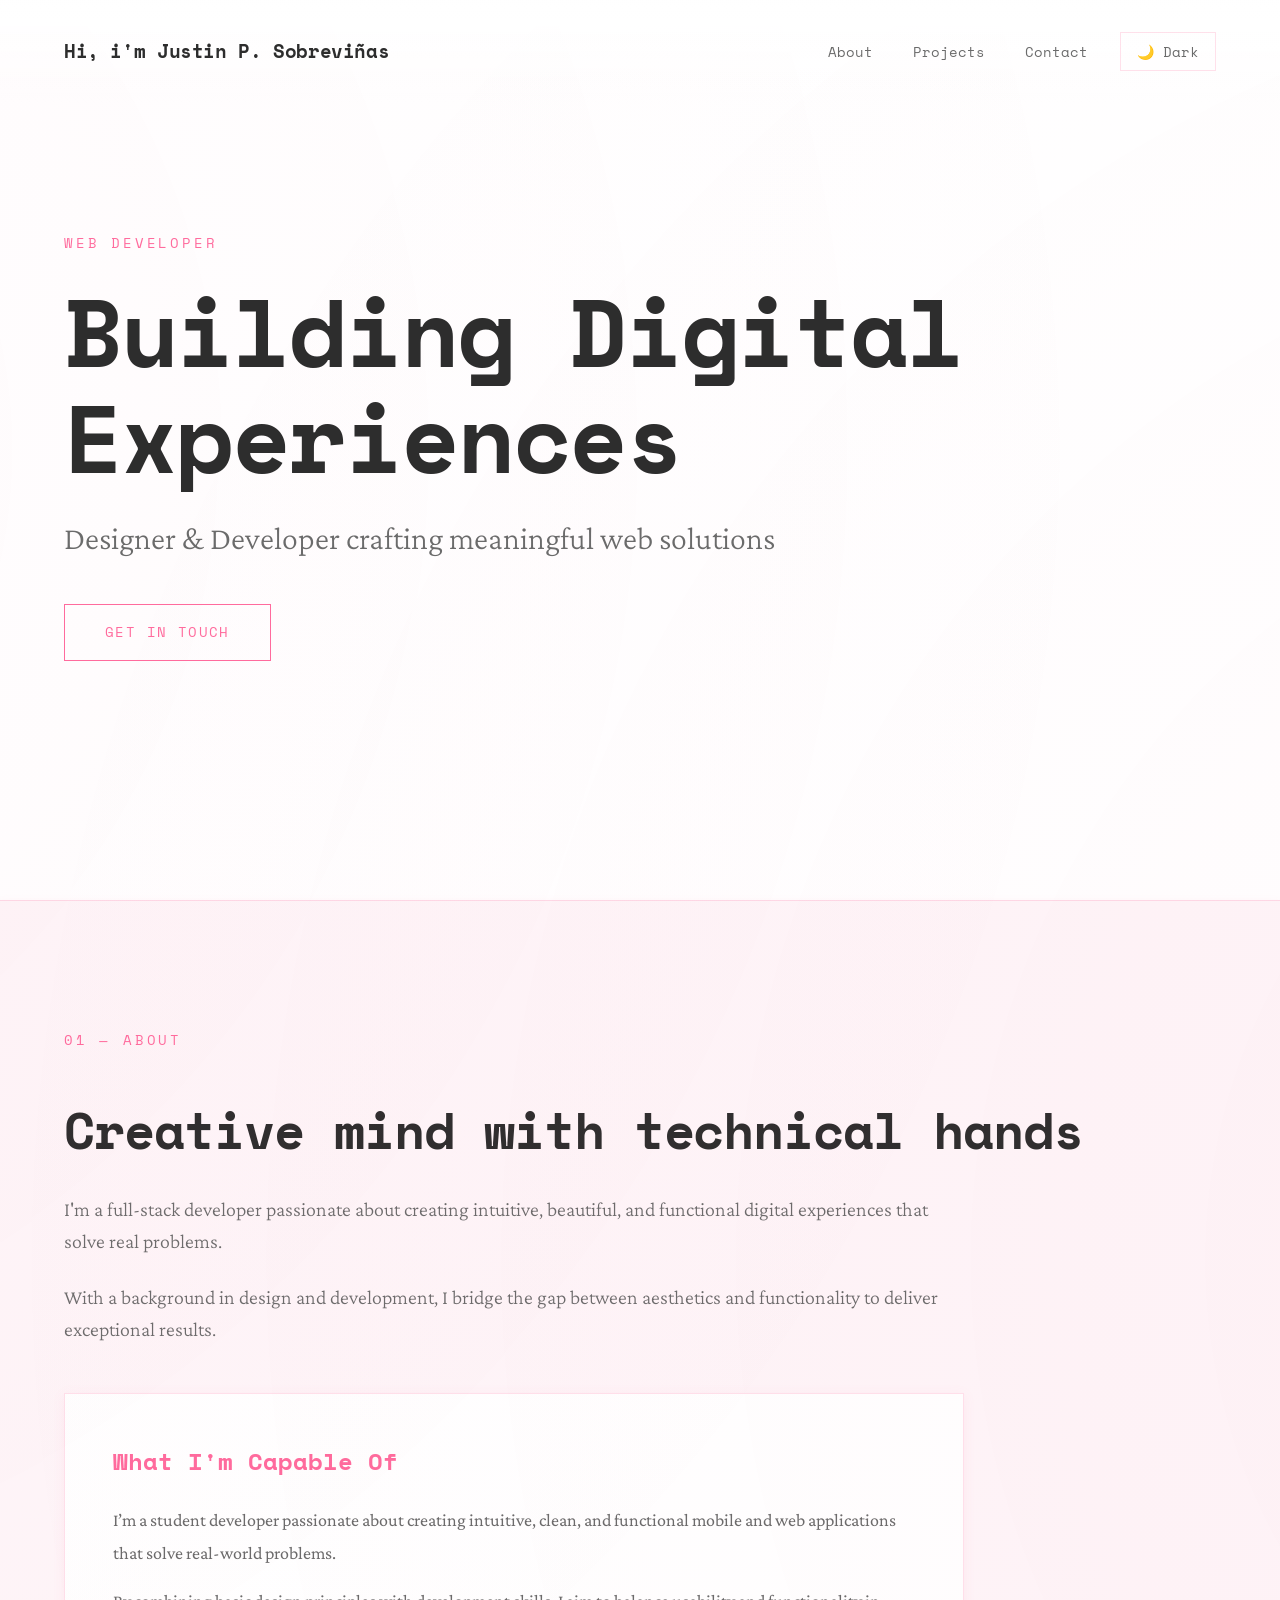
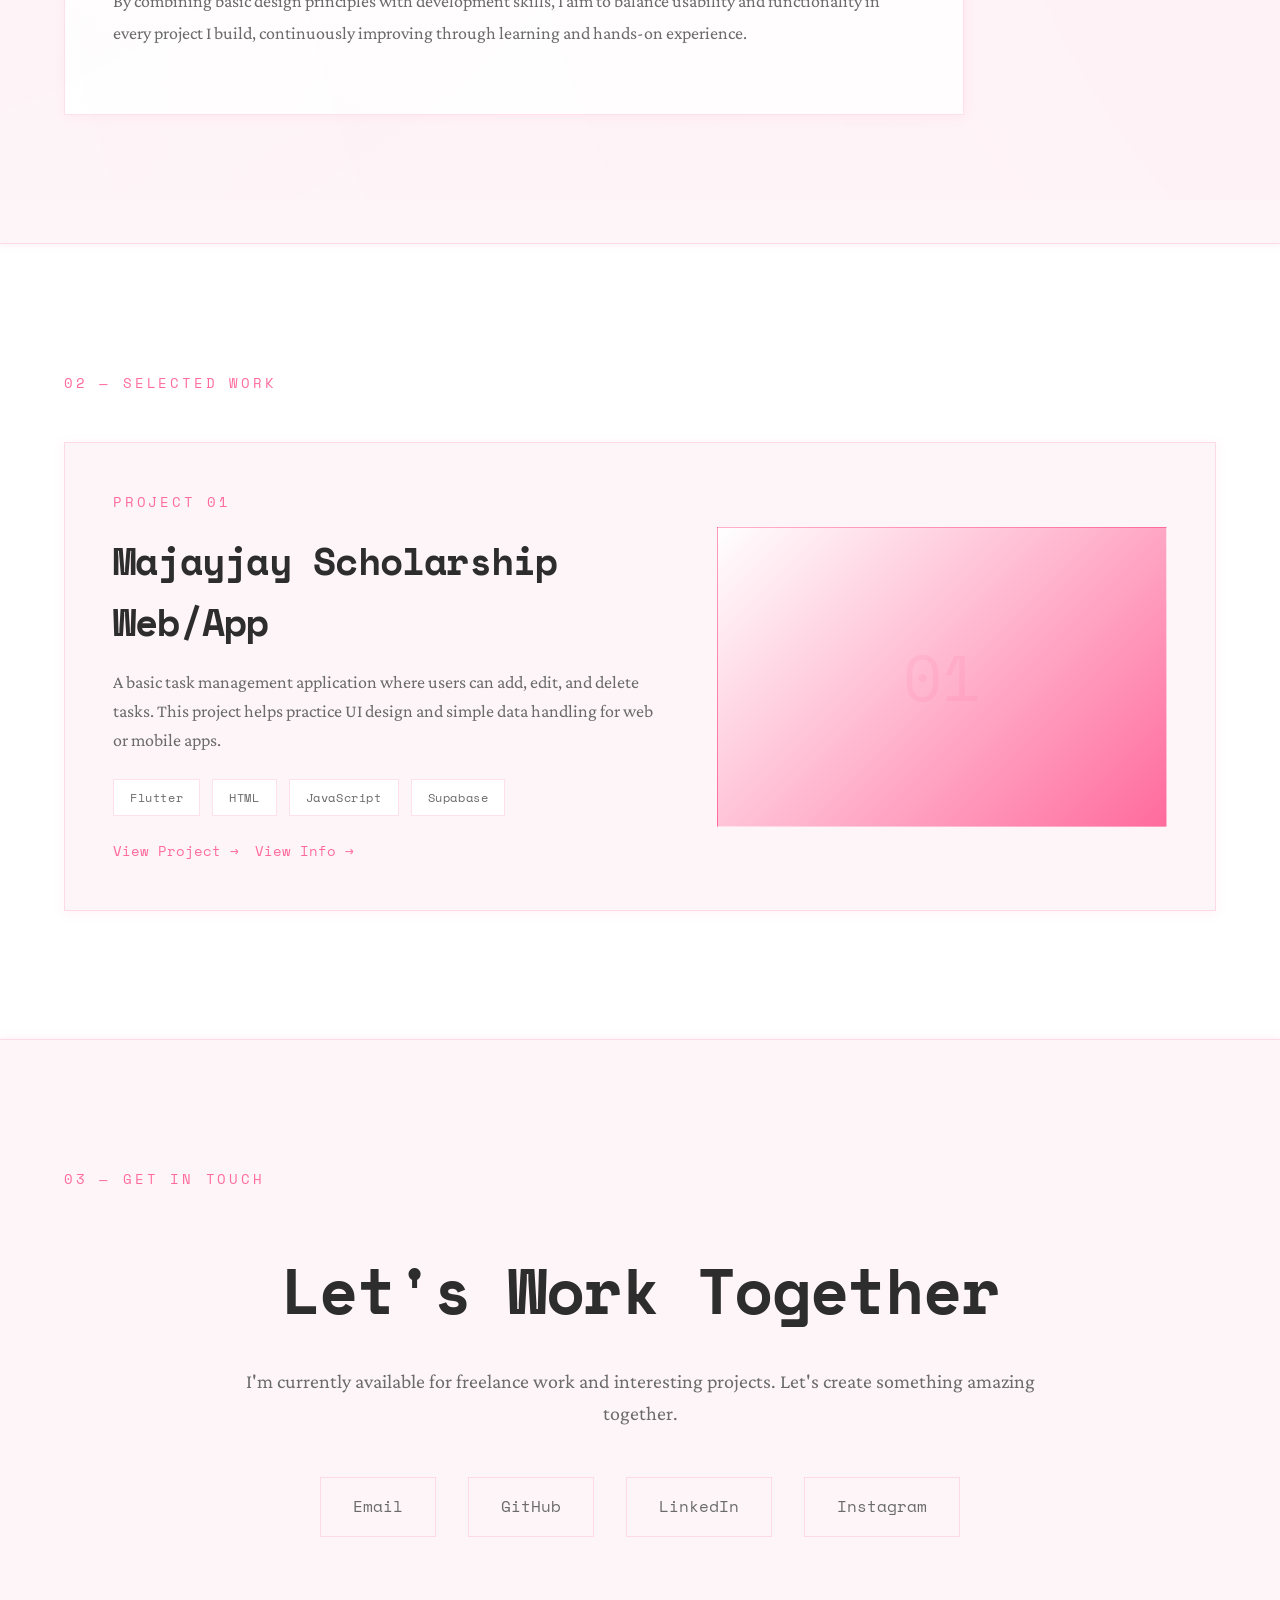
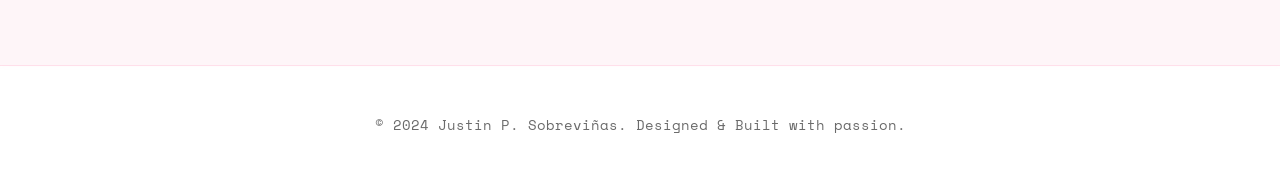
<file: index.html>
<!DOCTYPE html>
<html lang="en">
<head>
  <meta charset="UTF-8">
  <meta name="viewport" content="width=device-width, initial-scale=1.0">
  <title>Justin P. Sobreviñas - Portfolio</title>
  <link href="https://fonts.googleapis.com/css2?family=Space+Mono:wght@400;700&family=Crimson+Pro:wght@300;400;600&display=swap" rel="stylesheet">
  <style>
    :root {
      --bg-light: #ffffff;
      --bg-secondary: #fef5f8;
      --accent: #ff6b9d;
      --accent-dark: #e85384;
      --text-primary: #2d2d2d;
      --text-secondary: #6b6b6b;
      --border: rgba(255, 107, 157, 0.2);
      --shadow: rgba(255, 107, 157, 0.08);
    }

    body.dark-mode {
      --bg-light: #1a1a1a;
      --bg-secondary: #2d2d2d;
      --accent: #ff6b9d;
      --accent-dark: #e85384;
      --text-primary: #f0f0f0;
      --text-secondary: #a0a0a0;
      --border: rgba(255, 107, 157, 0.3);
      --shadow: rgba(0, 0, 0, 0.3);
    }

    * {
      margin: 0;
      padding: 0;
      box-sizing: border-box;
    }

    body {
      font-family: 'Crimson Pro', serif;
      background: var(--bg-light);
      color: var(--text-primary);
      line-height: 1.6;
      overflow-x: hidden;
    }

    /* Animated background effect */
    body::before {
      content: '';
      position: fixed;
      width: 300%;
      height: 300%;
      top: -100%;
      left: -100%;
      background: 
        radial-gradient(circle at 20% 50%, rgba(255, 107, 157, 0.03) 0%, transparent 50%),
        radial-gradient(circle at 80% 80%, rgba(255, 107, 157, 0.03) 0%, transparent 50%);
      animation: drift 20s ease-in-out infinite;
      pointer-events: none;
    }

    @keyframes drift {
      0%, 100% { transform: translate(0, 0); }
      50% { transform: translate(-30px, -30px); }
    }

    /* Navigation */
    nav {
      position: fixed;
      top: 0;
      width: 100%;
      padding: 2rem 4rem;
      display: flex;
      justify-content: space-between;
      align-items: center;
      z-index: 1000;
      background: linear-gradient(180deg, var(--bg-light) 0%, transparent 100%);
      animation: slideDown 0.8s ease-out;
    }

    @keyframes slideDown {
      from { transform: translateY(-100%); opacity: 0; }
      to { transform: translateY(0); opacity: 1; }
    }

    .logo {
      font-family: 'Space Mono', monospace;
      font-size: 1.2rem;
      font-weight: 700;
      letter-spacing: -0.02em;
    }

    .nav-links {
      display: flex;
      gap: 2.5rem;
      list-style: none;
    }

    .nav-links a {
      font-family: 'Space Mono', monospace;
      color: var(--text-secondary);
      text-decoration: none;
      font-size: 0.875rem;
      transition: color 0.3s ease;
      position: relative;
    }

    .nav-links a::after {
      content: '';
      position: absolute;
      bottom: -4px;
      left: 0;
      width: 0;
      height: 1px;
      background: var(--accent);
      transition: width 0.3s ease;
    }

    .nav-links a:hover {
      color: var(--accent);
    }

    .nav-links a:hover::after {
      width: 100%;
    }

    /* Dark Mode Toggle */
    .dark-mode-toggle {
      background: transparent;
      border: 1px solid var(--border);
      color: var(--text-secondary);
      padding: 0.5rem 1rem;
      cursor: pointer;
      font-family: 'Space Mono', monospace;
      font-size: 0.875rem;
      transition: all 0.3s ease;
      margin-left: 2rem;
    }

    .dark-mode-toggle:hover {
      color: var(--accent);
      border-color: var(--accent);
    }

    /* Hero Section */
    .hero {
      min-height: 100vh;
      display: flex;
      align-items: center;
      padding: 0 4rem;
      position: relative;
    }

    .hero-content {
      max-width: 900px;
      animation: fadeInUp 1s ease-out 0.3s backwards;
    }

    @keyframes fadeInUp {
      from { 
        opacity: 0;
        transform: translateY(30px);
      }
      to { 
        opacity: 1;
        transform: translateY(0);
      }
    }

    .hero-label {
      font-family: 'Space Mono', monospace;
      font-size: 0.875rem;
      color: var(--accent);
      letter-spacing: 0.2em;
      text-transform: uppercase;
      margin-bottom: 1.5rem;
      animation: fadeInUp 1s ease-out 0.5s backwards;
    }

    .hero h1 {
      font-family: 'Space Mono', monospace;
      font-size: clamp(3rem, 8vw, 6rem);
      font-weight: 700;
      line-height: 1.1;
      margin-bottom: 1.5rem;
      letter-spacing: -0.03em;
      animation: fadeInUp 1s ease-out 0.7s backwards;
    }

    .hero-subtitle {
      font-size: clamp(1.25rem, 3vw, 2rem);
      color: var(--text-secondary);
      margin-bottom: 2.5rem;
      font-weight: 300;
      animation: fadeInUp 1s ease-out 0.9s backwards;
    }

    .cta-button {
      display: inline-block;
      padding: 1rem 2.5rem;
      background: transparent;
      color: var(--accent);
      border: 1px solid var(--accent);
      font-family: 'Space Mono', monospace;
      font-size: 0.875rem;
      text-decoration: none;
      letter-spacing: 0.1em;
      text-transform: uppercase;
      transition: all 0.3s ease;
      position: relative;
      overflow: hidden;
      animation: fadeInUp 1s ease-out 1.1s backwards;
    }

    .cta-button::before {
      content: '';
      position: absolute;
      top: 0;
      left: -100%;
      width: 100%;
      height: 100%;
      background: var(--accent);
      transition: left 0.3s ease;
      z-index: -1;
    }

    .cta-button:hover::before {
      left: 0;
    }

    .cta-button:hover {
      color: #ffffff;
    }

    /* About Section */
    .about {
      padding: 8rem 4rem;
      background: var(--bg-secondary);
      border-top: 1px solid var(--border);
      border-bottom: 1px solid var(--border);
      box-shadow: 0 2px 8px var(--shadow);
    }

    .section-header {
      font-family: 'Space Mono', monospace;
      font-size: 0.875rem;
      color: var(--accent);
      letter-spacing: 0.2em;
      text-transform: uppercase;
      margin-bottom: 3rem;
    }

    .about-content {
      max-width: 1200px;
      margin: 0 auto;
    }

    .about-text h2 {
      font-family: 'Space Mono', monospace;
      font-size: clamp(2rem, 4vw, 3.5rem);
      line-height: 1.2;
      margin-bottom: 2rem;
      letter-spacing: -0.02em;
    }

    .about-text p {
      font-size: 1.25rem;
      color: var(--text-secondary);
      margin-bottom: 1.5rem;
      font-weight: 300;
      max-width: 900px;
    }

    /* Capabilities Text Box */
    .capabilities-box {
      margin-top: 3rem;
      background: var(--bg-light);
      border: 1px solid var(--border);
      padding: 3rem;
      max-width: 900px;
      box-shadow: 0 2px 12px var(--shadow);
    }

    .capabilities-box h3 {
      font-family: 'Space Mono', monospace;
      font-size: 1.5rem;
      color: var(--accent);
      margin-bottom: 1.5rem;
    }

    .capabilities-box p {
      font-size: 1.125rem;
      color: var(--text-secondary);
      line-height: 1.8;
      margin-bottom: 1rem;
    }

    .capabilities-box .learn-more {
      margin-top: 2rem;
      display: inline-block;
      font-family: 'Space Mono', monospace;
      color: var(--accent);
      text-decoration: none;
      font-size: 0.875rem;
      display: inline-flex;
      align-items: center;
      gap: 0.5rem;
      transition: gap 0.3s ease;
    }

    .capabilities-box .learn-more:hover {
      gap: 1rem;
    }

    /* Projects Section */
    .projects {
      padding: 8rem 4rem;
    }

    .projects-grid {
      max-width: 1400px;
      margin: 0 auto;
      display: grid;
      gap: 4rem;
    }

    .project-card {
      display: grid;
      grid-template-columns: 1.2fr 1fr;
      gap: 4rem;
      align-items: center;
      padding: 3rem;
      background: var(--bg-secondary);
      border: 1px solid var(--border);
      transition: all 0.4s ease;
      position: relative;
      overflow: hidden;
      box-shadow: 0 2px 12px var(--shadow);
    }

    .project-card::before {
      content: '';
      position: absolute;
      top: 0;
      left: -100%;
      width: 100%;
      height: 100%;
      background: linear-gradient(90deg, transparent, rgba(255, 107, 157, 0.05), transparent);
      transition: left 0.6s ease;
    }

    .project-card:hover::before {
      left: 100%;
    }

    .project-card:hover {
      border-color: var(--accent);
      transform: translateY(-8px);
      box-shadow: 0 8px 24px var(--shadow);
    }

    .project-card:nth-child(even) {
      grid-template-columns: 1fr 1.2fr;
    }

    .project-card:nth-child(even) .project-image {
      order: 2;
    }

    .project-number {
      font-family: 'Space Mono', monospace;
      font-size: 0.875rem;
      color: var(--accent);
      letter-spacing: 0.2em;
      margin-bottom: 1rem;
    }

    .project-info h3 {
      font-family: 'Space Mono', monospace;
      font-size: clamp(1.75rem, 3vw, 2.5rem);
      margin-bottom: 1rem;
      letter-spacing: -0.02em;
    }

    .project-info p {
      font-size: 1.125rem;
      color: var(--text-secondary);
      margin-bottom: 1.5rem;
    }

    .project-tags {
      display: flex;
      flex-wrap: wrap;
      gap: 0.75rem;
      margin-bottom: 1.5rem;
    }

    .tag {
      font-family: 'Space Mono', monospace;
      font-size: 0.75rem;
      padding: 0.5rem 1rem;
      background: var(--bg-light);
      border: 1px solid var(--border);
      color: var(--text-secondary);
      letter-spacing: 0.05em;
    }

    .project-link {
      font-family: 'Space Mono', monospace;
      color: var(--accent);
      text-decoration: none;
      font-size: 0.875rem;
      display: inline-flex;
      align-items: center;
      gap: 0.5rem;
      transition: gap 0.3s ease;
    }

    .project-link:hover {
      gap: 1rem;
    }

    .project-image {
      width: 100%;
      height: 300px;
      background: linear-gradient(135deg, var(--bg-light) 0%, var(--accent) 100%);
      display: flex;
      align-items: center;
      justify-content: center;
      font-family: 'Space Mono', monospace;
      font-size: 4rem;
      color: rgba(255, 107, 157, 0.12);
      border: 1px solid var(--border);
    }

    /* Contact Section */
    .contact {
      padding: 8rem 4rem;
      background: var(--bg-secondary);
      border-top: 1px solid var(--border);
      box-shadow: 0 -2px 8px var(--shadow);
    }

    .contact-content {
      max-width: 800px;
      margin: 0 auto;
      text-align: center;
    }

    .contact-content h2 {
      font-family: 'Space Mono', monospace;
      font-size: clamp(2.5rem, 5vw, 4rem);
      margin-bottom: 1.5rem;
      letter-spacing: -0.02em;
    }

    .contact-content p {
      font-size: 1.25rem;
      color: var(--text-secondary);
      margin-bottom: 3rem;
    }

    .contact-links {
      display: flex;
      justify-content: center;
      gap: 2rem;
      flex-wrap: wrap;
    }

    .contact-link {
      font-family: 'Space Mono', monospace;
      color: var(--text-secondary);
      text-decoration: none;
      font-size: 1rem;
      padding: 1rem 2rem;
      border: 1px solid var(--border);
      transition: all 0.3s ease;
    }

    .contact-link:hover {
      color: var(--accent);
      border-color: var(--accent);
      transform: translateY(-4px);
      box-shadow: 0 4px 12px var(--shadow);
    }

    /* Footer */
    footer {
      padding: 3rem 4rem;
      text-align: center;
      font-family: 'Space Mono', monospace;
      font-size: 0.875rem;
      color: var(--text-secondary);
      border-top: 1px solid var(--border);
    }

    /* Responsive */
    @media (max-width: 968px) {
      nav {
        padding: 1.5rem 2rem;
      }

      .hero {
        padding: 0 2rem;
      }

      .about, .projects, .contact {
        padding: 5rem 2rem;
      }

      .capabilities-box {
        padding: 2rem;
      }

      .project-card,
      .project-card:nth-child(even) {
        grid-template-columns: 1fr;
        gap: 2rem;
      }

      .project-card:nth-child(even) .project-image {
        order: 0;
      }

      .nav-links {
        gap: 1.5rem;
      }
    }

    @media (max-width: 640px) {
      .nav-links {
        display: none;
      }
    }
  </style>
</head>
<body>
  <!-- Navigation -->
  <nav>
    <div class="logo">Hi, i'm Justin P. Sobreviñas</div>
    <div style="display: flex; align-items: center;">
      <ul class="nav-links">
        <li><a href="/about">About</a></li>
        <li><a href="#projects">Projects</a></li>
        <li><a href="/contact">Contact</a></li>
      </ul>
      <button class="dark-mode-toggle" onclick="toggleDarkMode()">🌙 Dark</button>
    </div>
  </nav>

  <script>
    function toggleDarkMode() {
      document.body.classList.toggle('dark-mode');
      const btn = document.querySelector('.dark-mode-toggle');
      if (document.body.classList.contains('dark-mode')) {
        btn.textContent = '☀️ Light';
        localStorage.setItem('darkMode', 'enabled');
      } else {
        btn.textContent = '🌙 Dark';
        localStorage.setItem('darkMode', 'disabled');
      }
    }

    // Load saved preference
    if (localStorage.getItem('darkMode') === 'enabled') {
      document.body.classList.add('dark-mode');
      document.querySelector('.dark-mode-toggle').textContent = '☀️ Light';
    }
  </script>

  <!-- Hero Section -->
  <section class="hero" id="home">
    <div class="hero-content">
      <div class="hero-label">Web Developer</div>
      <h1>Building Digital<br>Experiences</h1>
      <p class="hero-subtitle">Designer & Developer crafting meaningful web solutions</p>
      <a href="/contact" class="cta-button">Get In Touch</a>
    </div>
  </section>

  <!-- About Section -->
  <section class="about" id="about">
    <div class="section-header">01 — About</div>
    <div class="about-content">
      <div class="about-text">
        <h2>Creative mind with technical hands</h2>
        <p>I'm a full-stack developer passionate about creating intuitive, beautiful, and functional digital experiences that solve real problems.</p>
        <p>With a background in design and development, I bridge the gap between aesthetics and functionality to deliver exceptional results.</p>
      </div>
      
      <!-- Capabilities Text Box -->
      <div class="capabilities-box">
        <h3>What I'm Capable Of</h3>
        <p>I’m a student developer passionate about creating intuitive, clean, and functional mobile and web applications that solve real-world problems.</p>
        <p>By combining basic design principles with development skills, I aim to balance usability and functionality in every project I build, continuously improving through learning and hands-on experience.</p>
      </div>
    </div>
  </section>

  <!-- Projects Section -->
  <section class="projects" id="projects">
    <div class="section-header">02 — Selected Work</div>
    <div class="projects-grid">
      <div class="project-card">
        <div class="project-info">
          <div class="project-number">PROJECT 01</div>
          <h3>Majayjay Scholarship Web/App</h3>
          <p>A basic task management application where users can add, edit, and delete tasks. This project helps practice UI design and simple data handling for web or mobile apps.</p>
          <div class="project-tags">
            <span class="tag">Flutter</span>
            <span class="tag">HTML</span>
            <span class="tag">JavaScript</span>
            <span class="tag">Supabase</span>
          </div>
          <div style="display: flex; gap: 1rem; flex-wrap: wrap;">
            <a href="https://github.com/jsobrevinas6-debug/MajayjayApp" target="_blank" class="project-link">View Project →</a>
            <a href="/project-info" class="project-link">View Info →</a>
          </div>
        </div>
        <div class="project-image">01</div>
      </div>
    </div>
  </section>

  <!-- Contact Section -->
  <section class="contact" id="contact">
    <div class="section-header">03 — Get In Touch</div>
    <div class="contact-content">
      <h2>Let's Work Together</h2>
      <p>I'm currently available for freelance work and interesting projects. Let's create something amazing together.</p>
      <div class="contact-links">
        <a href="mailto:jsobrevinas6@gmail.com" class="contact-link">Email</a>
        <a href="https://github.com/jsobrevinas6-debug" target="_blank" class="contact-link">GitHub</a>
        <a href="https://linkedin.com/in/sobreviñas-justin-p-6740013b0/" target="_blank" class="contact-link">LinkedIn</a>
        <a href="https://instagram.com/tinsobrevinas" target="_blank" class="contact-link">Instagram</a>
      </div>
    </div>
  </section>

  <!-- Footer -->
  <footer>
    <p>© 2024 Justin P. Sobreviñas. Designed & Built with passion.</p>
  </footer>
</body>
</html>
</file>
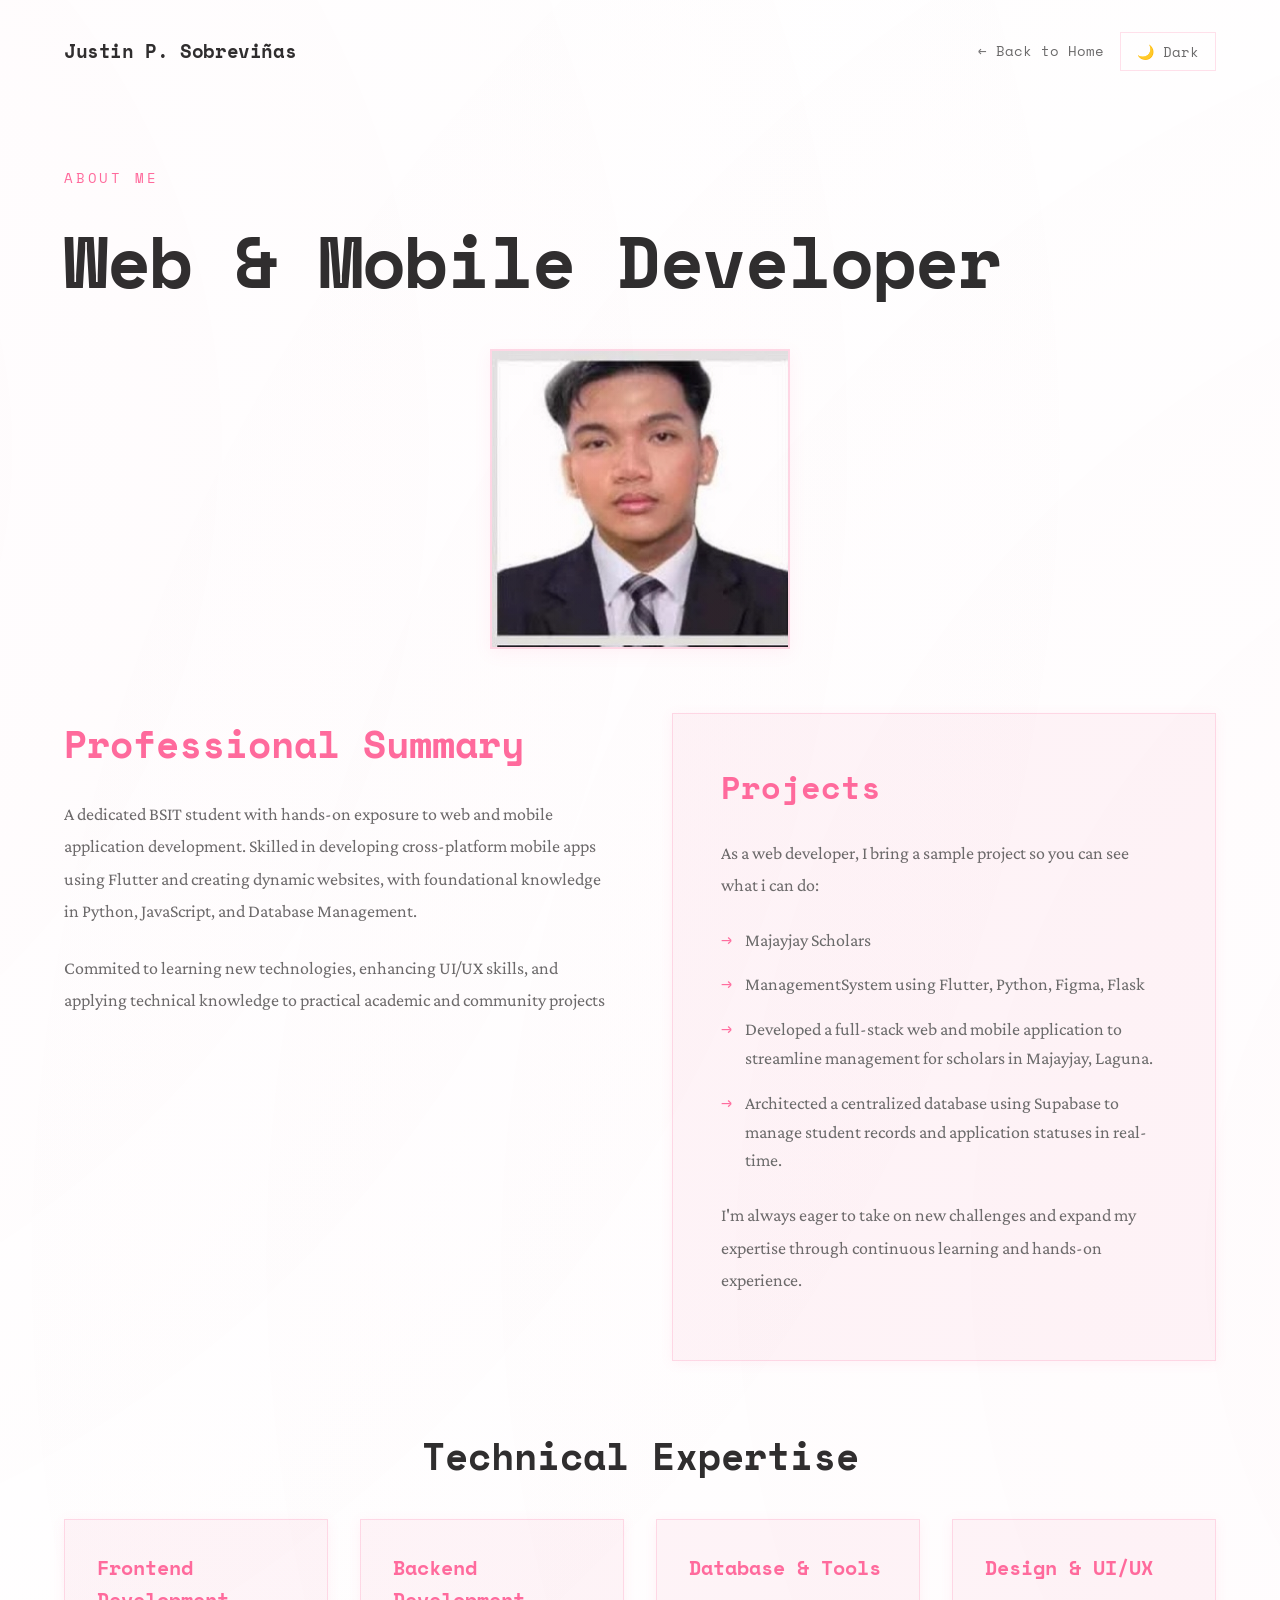
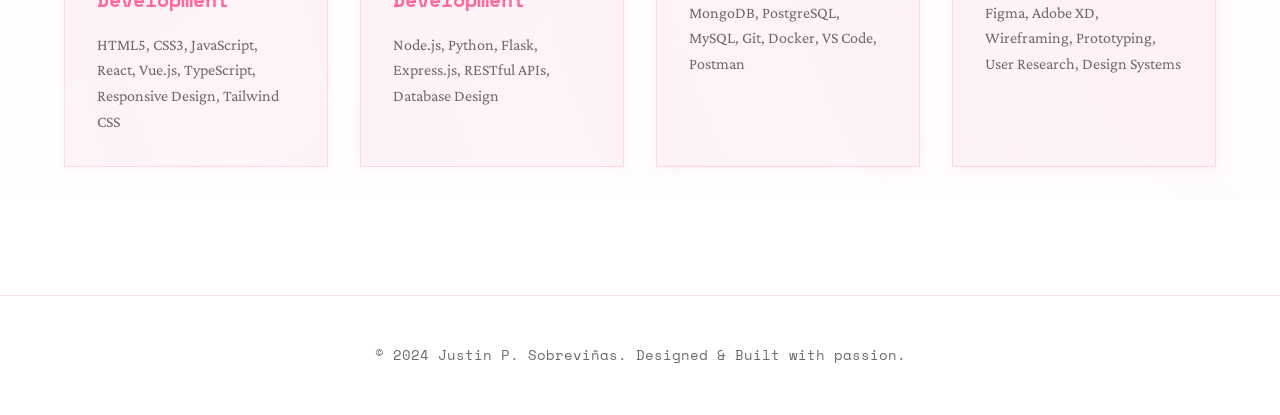
<file: about.html>
<!DOCTYPE html>
<html lang="en">
<head>
  <meta charset="UTF-8">
  <meta name="viewport" content="width=device-width, initial-scale=1.0">
  <title>About - Justin P. Sobreviñas</title>
  <link href="https://fonts.googleapis.com/css2?family=Space+Mono:wght@400;700&family=Crimson+Pro:wght@300;400;600&display=swap" rel="stylesheet">
  <style>
    :root {
      --bg-light: #ffffff;
      --bg-secondary: #fef5f8;
      --accent: #ff6b9d;
      --accent-dark: #e85384;
      --text-primary: #2d2d2d;
      --text-secondary: #6b6b6b;
      --border: rgba(255, 107, 157, 0.2);
      --shadow: rgba(255, 107, 157, 0.08);
    }

    body.dark-mode {
      --bg-light: #1a1a1a;
      --bg-secondary: #2d2d2d;
      --accent: #ff6b9d;
      --accent-dark: #e85384;
      --text-primary: #f0f0f0;
      --text-secondary: #a0a0a0;
      --border: rgba(255, 107, 157, 0.3);
      --shadow: rgba(0, 0, 0, 0.3);
    }

    * {
      margin: 0;
      padding: 0;
      box-sizing: border-box;
    }

    body {
      font-family: 'Crimson Pro', serif;
      background: var(--bg-light);
      color: var(--text-primary);
      line-height: 1.6;
      overflow-x: hidden;
      min-height: 100vh;
      display: flex;
      flex-direction: column;
    }

    /* Animated background */
    body::before {
      content: '';
      position: fixed;
      width: 300%;
      height: 300%;
      top: -100%;
      left: -100%;
      background: 
        radial-gradient(circle at 20% 50%, rgba(255, 107, 157, 0.03) 0%, transparent 50%),
        radial-gradient(circle at 80% 80%, rgba(255, 107, 157, 0.03) 0%, transparent 50%);
      animation: drift 20s ease-in-out infinite;
      pointer-events: none;
    }

    @keyframes drift {
      0%, 100% { transform: translate(0, 0); }
      50% { transform: translate(-30px, -30px); }
    }

    /* Navigation */
    nav {
      padding: 2rem 4rem;
      display: flex;
      justify-content: space-between;
      align-items: center;
      animation: slideDown 0.8s ease-out;
    }

    @keyframes slideDown {
      from { transform: translateY(-100%); opacity: 0; }
      to { transform: translateY(0); opacity: 1; }
    }

    .logo {
      font-family: 'Space Mono', monospace;
      font-size: 1.2rem;
      font-weight: 700;
      letter-spacing: -0.02em;
    }

    .logo a {
      color: var(--text-primary);
      text-decoration: none;
      transition: color 0.3s ease;
    }

    .logo a:hover {
      color: var(--accent);
    }

    .back-link {
      font-family: 'Space Mono', monospace;
      color: var(--text-secondary);
      text-decoration: none;
      font-size: 0.875rem;
      display: flex;
      align-items: center;
      gap: 0.5rem;
      transition: all 0.3s ease;
    }

    .back-link:hover {
      color: var(--accent);
      gap: 1rem;
    }

    /* Dark Mode Toggle */
    .dark-mode-toggle {
      background: transparent;
      border: 1px solid var(--border);
      color: var(--text-secondary);
      padding: 0.5rem 1rem;
      cursor: pointer;
      font-family: 'Space Mono', monospace;
      font-size: 0.875rem;
      transition: all 0.3s ease;
      margin-left: 1rem;
    }

    .dark-mode-toggle:hover {
      color: var(--accent);
      border-color: var(--accent);
    }

    /* Main Content */
    .about-container {
      flex: 1;
      padding: 4rem 4rem 8rem;
    }

    .about-content {
      max-width: 1200px;
      margin: 0 auto;
      animation: fadeInUp 1s ease-out 0.3s backwards;
    }

    @keyframes fadeInUp {
      from { 
        opacity: 0;
        transform: translateY(30px);
      }
      to { 
        opacity: 1;
        transform: translateY(0);
      }
    }

    .section-label {
      font-family: 'Space Mono', monospace;
      font-size: 0.875rem;
      color: var(--accent);
      letter-spacing: 0.2em;
      text-transform: uppercase;
      margin-bottom: 2rem;
      animation: fadeInUp 1s ease-out 0.5s backwards;
    }

    h1 {
      font-family: 'Space Mono', monospace;
      font-size: clamp(2.5rem, 6vw, 4.5rem);
      line-height: 1.1;
      margin-bottom: 3rem;
      letter-spacing: -0.02em;
      animation: fadeInUp 1s ease-out 0.7s backwards;
    }

    /* Profile Picture Box */
    .profile-box {
      width: 300px;
      height: 300px;
      margin: 0 auto 4rem;
      background: var(--bg-secondary);
      border: 2px solid var(--border);
      display: flex;
      align-items: center;
      justify-content: center;
      overflow: hidden;
      box-shadow: 0 4px 16px var(--shadow);
      animation: fadeInUp 1s ease-out 0.8s backwards;
    }

    .profile-box img {
      width: 100%;
      height: 100%;
      object-fit: cover;
    }

    .profile-placeholder {
      font-family: 'Space Mono', monospace;
      color: var(--accent);
      font-size: 1rem;
      text-align: center;
      padding: 2rem;
    }

    .about-grid {
      display: grid;
      grid-template-columns: 1fr 1fr;
      gap: 4rem;
      margin-bottom: 4rem;
    }

    .about-text {
      animation: fadeInUp 1s ease-out 0.9s backwards;
    }

    .about-text h2 {
      font-family: 'Space Mono', monospace;
      font-size: clamp(1.5rem, 3vw, 2.5rem);
      margin-bottom: 1.5rem;
      color: var(--accent);
    }

    .about-text p {
      font-size: 1.125rem;
      color: var(--text-secondary);
      margin-bottom: 1.5rem;
      line-height: 1.8;
    }

    /* Capabilities Text Box */
    .capabilities-box {
      background: var(--bg-secondary);
      border: 1px solid var(--border);
      padding: 3rem;
      animation: fadeInUp 1s ease-out 0.9s backwards;
      box-shadow: 0 2px 12px var(--shadow);
    }

    .capabilities-box h2 {
      font-family: 'Space Mono', monospace;
      font-size: clamp(1.5rem, 3vw, 2rem);
      margin-bottom: 1.5rem;
      color: var(--accent);
    }

    .capabilities-box p {
      font-size: 1.125rem;
      color: var(--text-secondary);
      line-height: 1.8;
      margin-bottom: 1rem;
    }

    .capabilities-box ul {
      list-style: none;
      margin-top: 1.5rem;
    }

    .capabilities-box li {
      font-size: 1.125rem;
      color: var(--text-secondary);
      padding-left: 1.5rem;
      margin-bottom: 1rem;
      position: relative;
    }

    .capabilities-box li::before {
      content: '→';
      position: absolute;
      left: 0;
      color: var(--accent);
      font-family: 'Space Mono', monospace;
    }

    /* Skills Section */
    .skills-section {
      margin-top: 4rem;
      animation: fadeInUp 1s ease-out 1.1s backwards;
    }

    .skills-section h2 {
      font-family: 'Space Mono', monospace;
      font-size: clamp(1.75rem, 3vw, 2.5rem);
      margin-bottom: 2rem;
      text-align: center;
    }

    .skills-grid {
      display: grid;
      grid-template-columns: repeat(auto-fit, minmax(250px, 1fr));
      gap: 2rem;
      margin-top: 2rem;
    }

    .skill-category {
      background: var(--bg-secondary);
      border: 1px solid var(--border);
      padding: 2rem;
      transition: all 0.3s ease;
      box-shadow: 0 2px 12px var(--shadow);
    }

    .skill-category:hover {
      border-color: var(--accent);
      transform: translateY(-4px);
      box-shadow: 0 8px 24px var(--shadow);
    }

    .skill-category h3 {
      font-family: 'Space Mono', monospace;
      font-size: 1.25rem;
      color: var(--accent);
      margin-bottom: 1rem;
    }

    .skill-category p {
      font-size: 1rem;
      color: var(--text-secondary);
      line-height: 1.6;
    }

    /* Footer */
    footer {
      padding: 3rem 4rem;
      text-align: center;
      font-family: 'Space Mono', monospace;
      font-size: 0.875rem;
      color: var(--text-secondary);
      border-top: 1px solid var(--border);
      margin-top: auto;
    }

    /* Responsive */
    @media (max-width: 968px) {
      nav {
        padding: 1.5rem 2rem;
      }

      .about-container {
        padding: 3rem 2rem 5rem;
      }

      .profile-box {
        width: 250px;
        height: 250px;
      }

      .about-grid {
        grid-template-columns: 1fr;
        gap: 2rem;
      }

      .capabilities-box {
        padding: 2rem;
      }

      .skills-grid {
        grid-template-columns: 1fr;
      }
    }
  </style>
</head>
<body>
  <!-- Navigation -->
  <nav>
    <div class="logo">
      <a href="/">Justin P. Sobreviñas</a>
    </div>
    <div style="display: flex; align-items: center;">
      <a href="/" class="back-link">← Back to Home</a>
      <button class="dark-mode-toggle" onclick="toggleDarkMode()">🌙 Dark</button>
    </div>
  </nav>

  <script>
    function toggleDarkMode() {
      document.body.classList.toggle('dark-mode');
      const btn = document.querySelector('.dark-mode-toggle');
      if (document.body.classList.contains('dark-mode')) {
        btn.textContent = '☀️ Light';
        localStorage.setItem('darkMode', 'enabled');
      } else {
        btn.textContent = '🌙 Dark';
        localStorage.setItem('darkMode', 'disabled');
      }
    }

    if (localStorage.getItem('darkMode') === 'enabled') {
      document.body.classList.add('dark-mode');
      document.querySelector('.dark-mode-toggle').textContent = '☀️ Light';
    }
  </script>

  <!-- Main Content -->
  <div class="about-container">
    <div class="about-content">
      <div class="section-label">About Me</div>
      <h1>Web & Mobile Developer</h1>

      <!-- Profile Picture Box -->
      <div class="profile-box">
        <!-- Replace 'Justin_300x300.jpg' with your actual image filename -->
        <img src="images/Justin_300x300.jpg" alt="Justin P. Sobreviñas">
      </div>

      <div class="about-grid">
        <div class="about-text">
          <h2>Professional Summary</Summary></h2>
          <p>A dedicated BSIT student with hands-on exposure to web and mobile application development. Skilled in developing cross-platform mobile apps using Flutter and creating dynamic websites, with foundational knowledge in Python, JavaScript, and Database Management.</p>
          <p>Commited to learning new technologies, enhancing UI/UX skills, and applying technical knowledge to practical academic and community projects</p>
        </div>

        <div class="capabilities-box">
          <h2>Projects</h2>
          <p>As a web developer, I bring a sample project so you can see what i can do:</p>
          <ul>
            <li>Majayjay Scholars</li>
            <li>ManagementSystem using Flutter, Python, Figma, Flask</li>
            <li>Developed a full-stack web and mobile application to streamline management for scholars in Majayjay, Laguna.</li>
            <li>Architected a centralized database using Supabase to manage student records and application statuses in real-time.</li>
          </ul>
          <p style="margin-top: 1.5rem;">I'm always eager to take on new challenges and expand my expertise through continuous learning and hands-on experience.</p>
        </div>
      </div>

      <!-- Skills Section -->
      <div class="skills-section">
        <h2>Technical Expertise</h2>
        <div class="skills-grid">
          <div class="skill-category">
            <h3>Frontend Development</h3>
            <p>HTML5, CSS3, JavaScript, React, Vue.js, TypeScript, Responsive Design, Tailwind CSS</p>
          </div>

          <div class="skill-category">
            <h3>Backend Development</h3>
            <p>Node.js, Python, Flask, Express.js, RESTful APIs, Database Design</p>
          </div>

          <div class="skill-category">
            <h3>Database & Tools</h3>
            <p>MongoDB, PostgreSQL, MySQL, Git, Docker, VS Code, Postman</p>
          </div>

          <div class="skill-category">
            <h3>Design & UI/UX</h3>
            <p>Figma, Adobe XD, Wireframing, Prototyping, User Research, Design Systems</p>
          </div>
        </div>
      </div>
    </div>
  </div>

  <!-- Footer -->
  <footer>
    <p>© 2024 Justin P. Sobreviñas. Designed & Built with passion.</p>
  </footer>
</body>
</html>
</file>
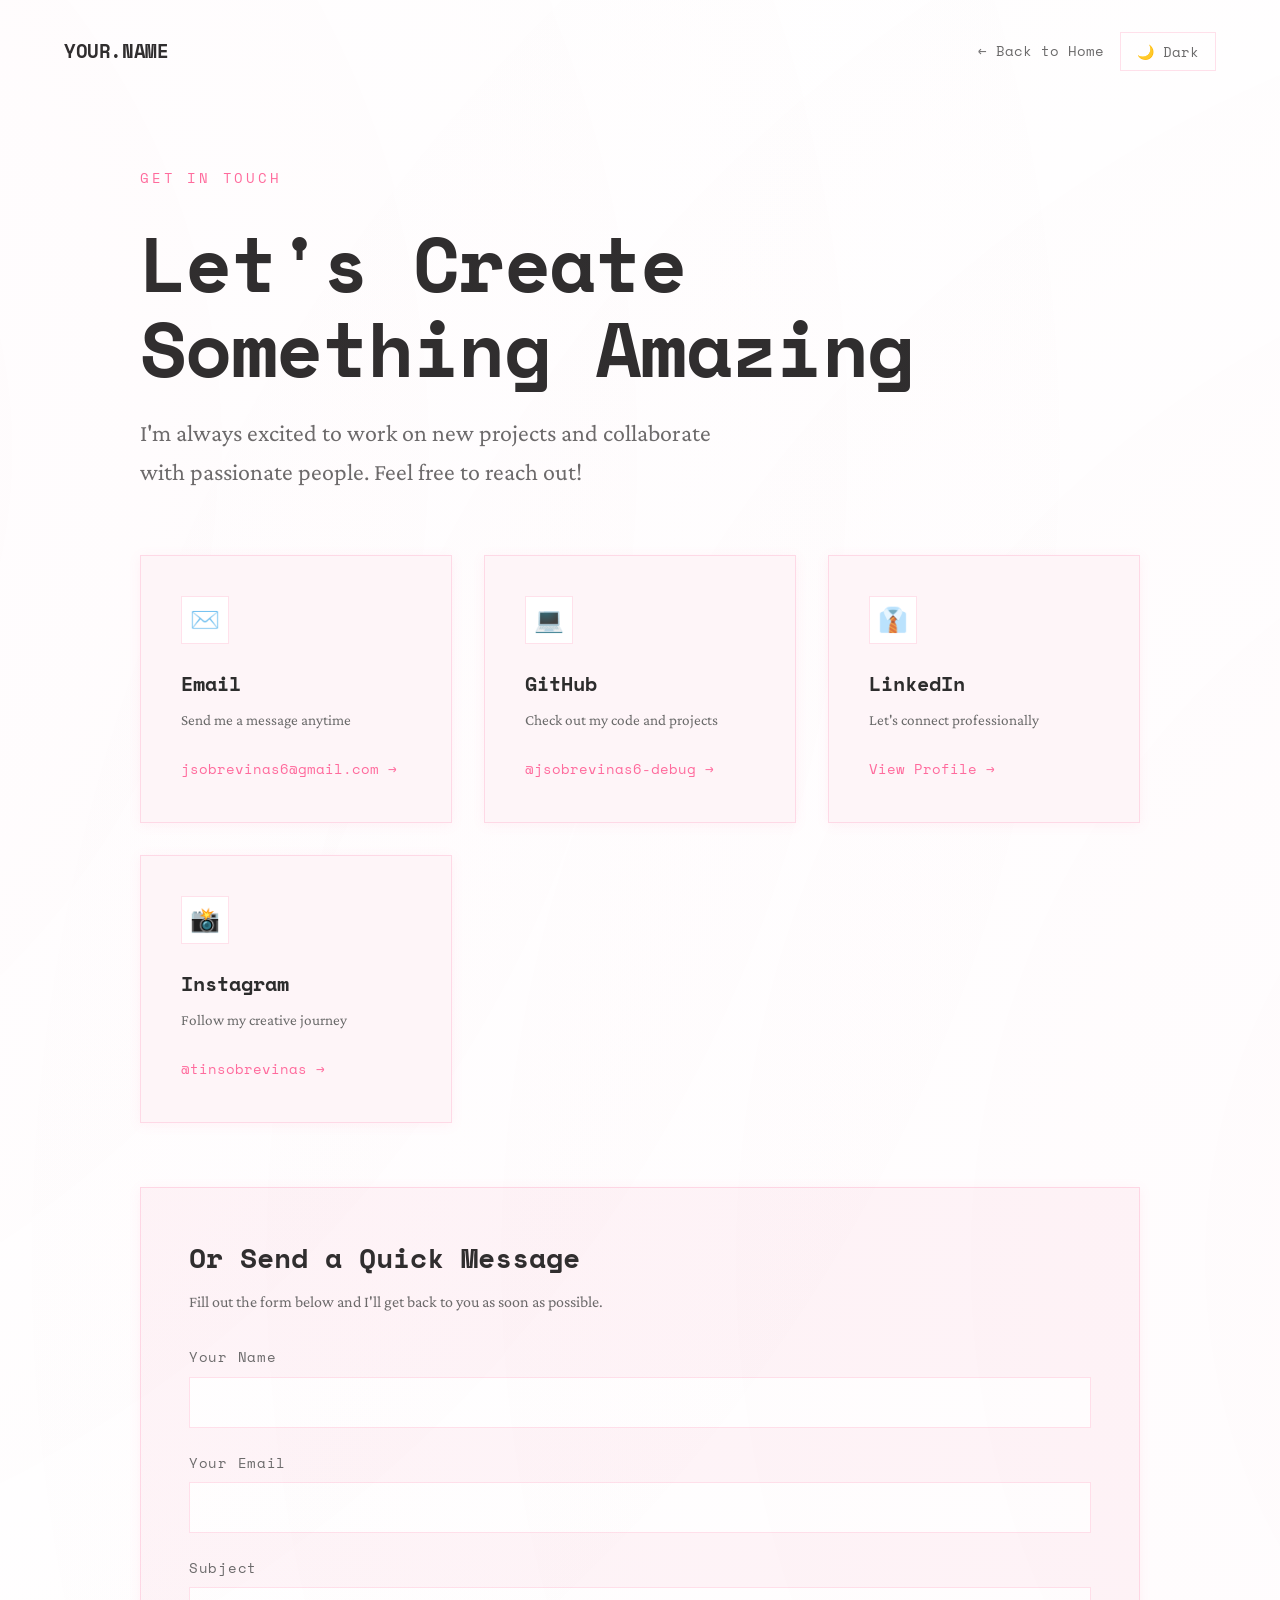
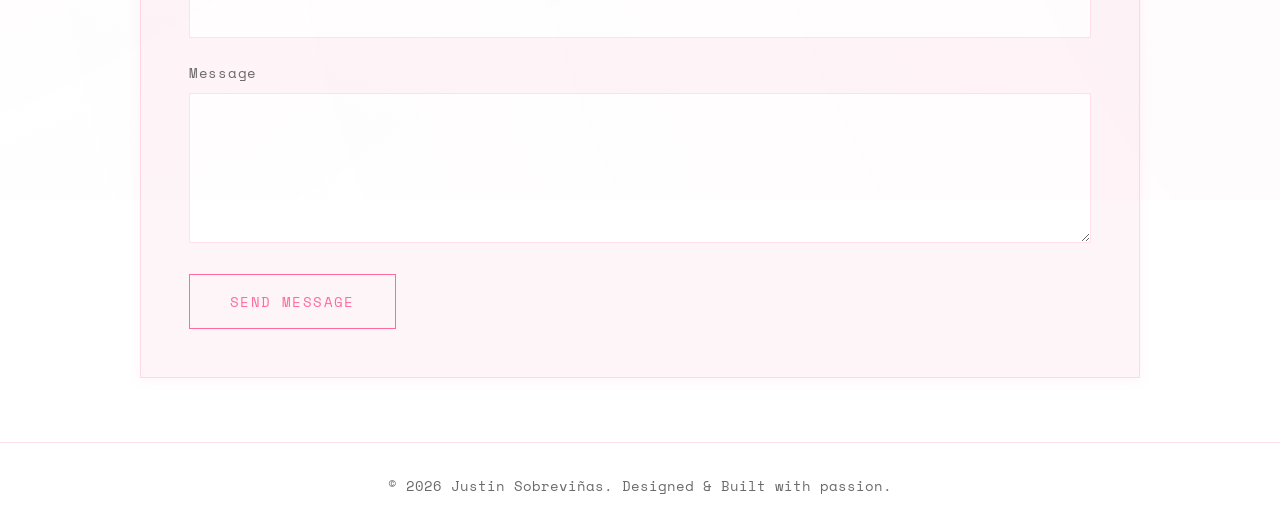
<file: get_in_touch.html>
<!DOCTYPE html>
<html lang="en">
<head>
  <meta charset="UTF-8">
  <meta name="viewport" content="width=device-width, initial-scale=1.0">
  <title>Get In Touch - Your Name</title>
  <link href="https://fonts.googleapis.com/css2?family=Space+Mono:wght@400;700&family=Crimson+Pro:wght@300;400;600&display=swap" rel="stylesheet">
  <style>
    :root {
      --bg-light: #ffffff;
      --bg-secondary: #fef5f8;
      --accent: #ff6b9d;
      --accent-dark: #e85384;
      --text-primary: #2d2d2d;
      --text-secondary: #6b6b6b;
      --border: rgba(255, 107, 157, 0.2);
      --shadow: rgba(255, 107, 157, 0.08);
    }

    body.dark-mode {
      --bg-light: #1a1a1a;
      --bg-secondary: #2d2d2d;
      --accent: #ff6b9d;
      --accent-dark: #e85384;
      --text-primary: #f0f0f0;
      --text-secondary: #a0a0a0;
      --border: rgba(255, 107, 157, 0.3);
      --shadow: rgba(0, 0, 0, 0.3);
    }

    * {
      margin: 0;
      padding: 0;
      box-sizing: border-box;
    }

    body {
      font-family: 'Crimson Pro', serif;
      background: var(--bg-light);
      color: var(--text-primary);
      line-height: 1.6;
      overflow-x: hidden;
      min-height: 100vh;
      display: flex;
      flex-direction: column;
    }

    /* Animated background */
    body::before {
      content: '';
      position: fixed;
      width: 300%;
      height: 300%;
      top: -100%;
      left: -100%;
      background: 
        radial-gradient(circle at 20% 50%, rgba(255, 107, 157, 0.03) 0%, transparent 50%),
        radial-gradient(circle at 80% 80%, rgba(255, 107, 157, 0.03) 0%, transparent 50%);
      animation: drift 20s ease-in-out infinite;
      pointer-events: none;
    }

    @keyframes drift {
      0%, 100% { transform: translate(0, 0); }
      50% { transform: translate(-30px, -30px); }
    }

    /* Navigation */
    nav {
      padding: 2rem 4rem;
      display: flex;
      justify-content: space-between;
      align-items: center;
      animation: slideDown 0.8s ease-out;
    }

    @keyframes slideDown {
      from { transform: translateY(-100%); opacity: 0; }
      to { transform: translateY(0); opacity: 1; }
    }

    .logo {
      font-family: 'Space Mono', monospace;
      font-size: 1.2rem;
      font-weight: 700;
      letter-spacing: -0.02em;
    }

    .logo a {
      color: var(--text-primary);
      text-decoration: none;
      transition: color 0.3s ease;
    }

    .logo a:hover {
      color: var(--accent);
    }

    .back-link {
      font-family: 'Space Mono', monospace;
      color: var(--text-secondary);
      text-decoration: none;
      font-size: 0.875rem;
      display: flex;
      align-items: center;
      gap: 0.5rem;
      transition: all 0.3s ease;
    }

    .back-link:hover {
      color: var(--accent);
      gap: 1rem;
    }

    /* Dark Mode Toggle */
    .dark-mode-toggle {
      background: transparent;
      border: 1px solid var(--border);
      color: var(--text-secondary);
      padding: 0.5rem 1rem;
      cursor: pointer;
      font-family: 'Space Mono', monospace;
      font-size: 0.875rem;
      transition: all 0.3s ease;
      margin-left: 1rem;
    }

    .dark-mode-toggle:hover {
      color: var(--accent);
      border-color: var(--accent);
    }

    /* Main Content */
    .contact-container {
      flex: 1;
      display: flex;
      align-items: center;
      justify-content: center;
      padding: 4rem 2rem;
    }

    .contact-content {
      max-width: 1000px;
      width: 100%;
      animation: fadeInUp 1s ease-out 0.3s backwards;
    }

    @keyframes fadeInUp {
      from { 
        opacity: 0;
        transform: translateY(30px);
      }
      to { 
        opacity: 1;
        transform: translateY(0);
      }
    }

    .section-label {
      font-family: 'Space Mono', monospace;
      font-size: 0.875rem;
      color: var(--accent);
      letter-spacing: 0.2em;
      text-transform: uppercase;
      margin-bottom: 2rem;
      animation: fadeInUp 1s ease-out 0.5s backwards;
    }

    h1 {
      font-family: 'Space Mono', monospace;
      font-size: clamp(2.5rem, 6vw, 5rem);
      line-height: 1.1;
      margin-bottom: 1.5rem;
      letter-spacing: -0.02em;
      animation: fadeInUp 1s ease-out 0.7s backwards;
    }

    .subtitle {
      font-size: clamp(1.125rem, 2.5vw, 1.5rem);
      color: var(--text-secondary);
      margin-bottom: 4rem;
      max-width: 600px;
      animation: fadeInUp 1s ease-out 0.9s backwards;
    }

    /* Contact Cards */
    .contact-grid {
      display: grid;
      grid-template-columns: repeat(auto-fit, minmax(280px, 1fr));
      gap: 2rem;
      margin-bottom: 4rem;
    }

    .contact-card {
      background: var(--bg-secondary);
      border: 1px solid var(--border);
      padding: 2.5rem;
      transition: all 0.4s ease;
      position: relative;
      overflow: hidden;
      animation: fadeInUp 1s ease-out backwards;
      box-shadow: 0 2px 12px var(--shadow);
    }

    .contact-card:nth-child(1) { animation-delay: 1.1s; }
    .contact-card:nth-child(2) { animation-delay: 1.2s; }
    .contact-card:nth-child(3) { animation-delay: 1.3s; }
    .contact-card:nth-child(4) { animation-delay: 1.4s; }

    .contact-card::before {
      content: '';
      position: absolute;
      top: 0;
      left: -100%;
      width: 100%;
      height: 100%;
      background: linear-gradient(90deg, transparent, rgba(255, 107, 157, 0.05), transparent);
      transition: left 0.6s ease;
    }

    .contact-card:hover::before {
      left: 100%;
    }

    .contact-card:hover {
      border-color: var(--accent);
      transform: translateY(-8px);
      box-shadow: 0 8px 24px var(--shadow);
    }

    .contact-icon {
      width: 48px;
      height: 48px;
      background: var(--bg-light);
      border: 1px solid var(--border);
      display: flex;
      align-items: center;
      justify-content: center;
      margin-bottom: 1.5rem;
      font-size: 1.5rem;
      transition: all 0.3s ease;
    }

    .contact-card:hover .contact-icon {
      background: var(--accent);
      border-color: var(--accent);
      transform: scale(1.1);
    }

    .contact-card h3 {
      font-family: 'Space Mono', monospace;
      font-size: 1.25rem;
      margin-bottom: 0.5rem;
      color: var(--text-primary);
    }

    .contact-card p {
      color: var(--text-secondary);
      font-size: 0.95rem;
      margin-bottom: 1.5rem;
    }

    .contact-card a {
      font-family: 'Space Mono', monospace;
      color: var(--accent);
      text-decoration: none;
      font-size: 0.875rem;
      display: inline-flex;
      align-items: center;
      gap: 0.5rem;
      transition: gap 0.3s ease;
    }

    .contact-card a:hover {
      gap: 1rem;
    }

    /* Contact Form */
    .contact-form {
      background: var(--bg-secondary);
      border: 1px solid var(--border);
      padding: 3rem;
      animation: fadeInUp 1s ease-out 1.5s backwards;
      box-shadow: 0 2px 12px var(--shadow);
    }

    .form-header {
      margin-bottom: 2rem;
    }

    .form-header h2 {
      font-family: 'Space Mono', monospace;
      font-size: 1.75rem;
      margin-bottom: 0.5rem;
    }

    .form-header p {
      color: var(--text-secondary);
    }

    .form-group {
      margin-bottom: 1.5rem;
    }

    .form-group label {
      font-family: 'Space Mono', monospace;
      font-size: 0.875rem;
      color: var(--text-secondary);
      display: block;
      margin-bottom: 0.5rem;
      letter-spacing: 0.05em;
    }

    .form-group input,
    .form-group textarea {
      width: 100%;
      background: var(--bg-light);
      border: 1px solid var(--border);
      color: var(--text-primary);
      padding: 1rem;
      font-family: 'Crimson Pro', serif;
      font-size: 1rem;
      transition: all 0.3s ease;
    }

    .form-group input:focus,
    .form-group textarea:focus {
      outline: none;
      border-color: var(--accent);
    }

    .form-group textarea {
      min-height: 150px;
      resize: vertical;
    }

    .submit-button {
      font-family: 'Space Mono', monospace;
      padding: 1rem 2.5rem;
      background: transparent;
      color: var(--accent);
      border: 1px solid var(--accent);
      font-size: 0.875rem;
      letter-spacing: 0.1em;
      text-transform: uppercase;
      cursor: pointer;
      transition: all 0.3s ease;
      position: relative;
      overflow: hidden;
    }

    .submit-button::before {
      content: '';
      position: absolute;
      top: 0;
      left: -100%;
      width: 100%;
      height: 100%;
      background: var(--accent);
      transition: left 0.3s ease;
      z-index: -1;
    }

    .submit-button:hover::before {
      left: 0;
    }

    .submit-button:hover {
      color: #ffffff;
    }

    /* Footer */
    footer {
      padding: 2rem 4rem;
      text-align: center;
      font-family: 'Space Mono', monospace;
      font-size: 0.875rem;
      color: var(--text-secondary);
      border-top: 1px solid var(--border);
    }

    /* Responsive */
    @media (max-width: 768px) {
      nav {
        padding: 1.5rem 2rem;
      }

      .contact-grid {
        grid-template-columns: 1fr;
      }

      .contact-form {
        padding: 2rem;
      }

      footer {
        padding: 2rem;
      }
    }
  </style>
</head>
<body>
  <!-- Navigation -->
  <nav>
    <div class="logo">
      <a href="/">YOUR.NAME</a>
    </div>
    <div style="display: flex; align-items: center;">
      <a href="/" class="back-link">← Back to Home</a>
      <button class="dark-mode-toggle" onclick="toggleDarkMode()">🌙 Dark</button>
    </div>
  </nav>

  <script>
    function toggleDarkMode() {
      document.body.classList.toggle('dark-mode');
      const btn = document.querySelector('.dark-mode-toggle');
      if (document.body.classList.contains('dark-mode')) {
        btn.textContent = '☀️ Light';
        localStorage.setItem('darkMode', 'enabled');
      } else {
        btn.textContent = '🌙 Dark';
        localStorage.setItem('darkMode', 'disabled');
      }
    }

    if (localStorage.getItem('darkMode') === 'enabled') {
      document.body.classList.add('dark-mode');
      document.querySelector('.dark-mode-toggle').textContent = '☀️ Light';
    }
  </script>

  <!-- Main Content -->
  <div class="contact-container">
    <div class="contact-content">
      <div class="section-label">Get In Touch</div>
      <h1>Let's Create Something Amazing</h1>
      <p class="subtitle">I'm always excited to work on new projects and collaborate with passionate people. Feel free to reach out!</p>

      <!-- Contact Cards -->
      <div class="contact-grid">
        <!-- Email Card -->
        <div class="contact-card">
          <div class="contact-icon">✉️</div>
          <h3>Email</h3>
          <p>Send me a message anytime</p>
          <a href="mailto:jsobrevinas6@gmail.com">jsobrevinas6@gmail.com →</a>
        </div>

        <!-- GitHub Card -->
        <div class="contact-card">
          <div class="contact-icon">💻</div>
          <h3>GitHub</h3>
          <p>Check out my code and projects</p>
          <a href="https://github.com/jsobrevinas6-debug" target="_blank">@jsobrevinas6-debug →</a>
        </div>

        <!-- LinkedIn Card -->
        <div class="contact-card">
          <div class="contact-icon">👔</div>
          <h3>LinkedIn</h3>
          <p>Let's connect professionally</p>
          <a href="https://linkedin.com/in/sobreviñas-justin-p-6740013b0/" target="_blank">View Profile →</a>
        </div>

        <!-- Instagram Card -->
        <div class="contact-card">
          <div class="contact-icon">📸</div>
          <h3>Instagram</h3>
          <p>Follow my creative journey</p>
          <a href="https://instagram.com/tinsobrevinas" target="_blank">@tinsobrevinas →</a>
        </div>
      </div>

      <!-- Contact Form -->
      <div class="contact-form">
        <div class="form-header">
          <h2>Or Send a Quick Message</h2>
          <p>Fill out the form below and I'll get back to you as soon as possible.</p>
        </div>
        <form action="#" method="POST">
          <div class="form-group">
            <label for="name">Your Name</label>
            <input type="text" id="name" name="name" required>
          </div>
          <div class="form-group">
            <label for="email">Your Email</label>
            <input type="email" id="email" name="email" required>
          </div>
          <div class="form-group">
            <label for="subject">Subject</label>
            <input type="text" id="subject" name="subject" required>
          </div>
          <div class="form-group">
            <label for="message">Message</label>
            <textarea id="message" name="message" required></textarea>
          </div>
          <button type="submit" class="submit-button">Send Message</button>
        </form>
      </div>
    </div>
  </div>

  <!-- Footer -->
  <footer>
    <p>© 2026 Justin Sobreviñas. Designed & Built with passion.</p>
  </footer>
</body>
</html>
</file>
